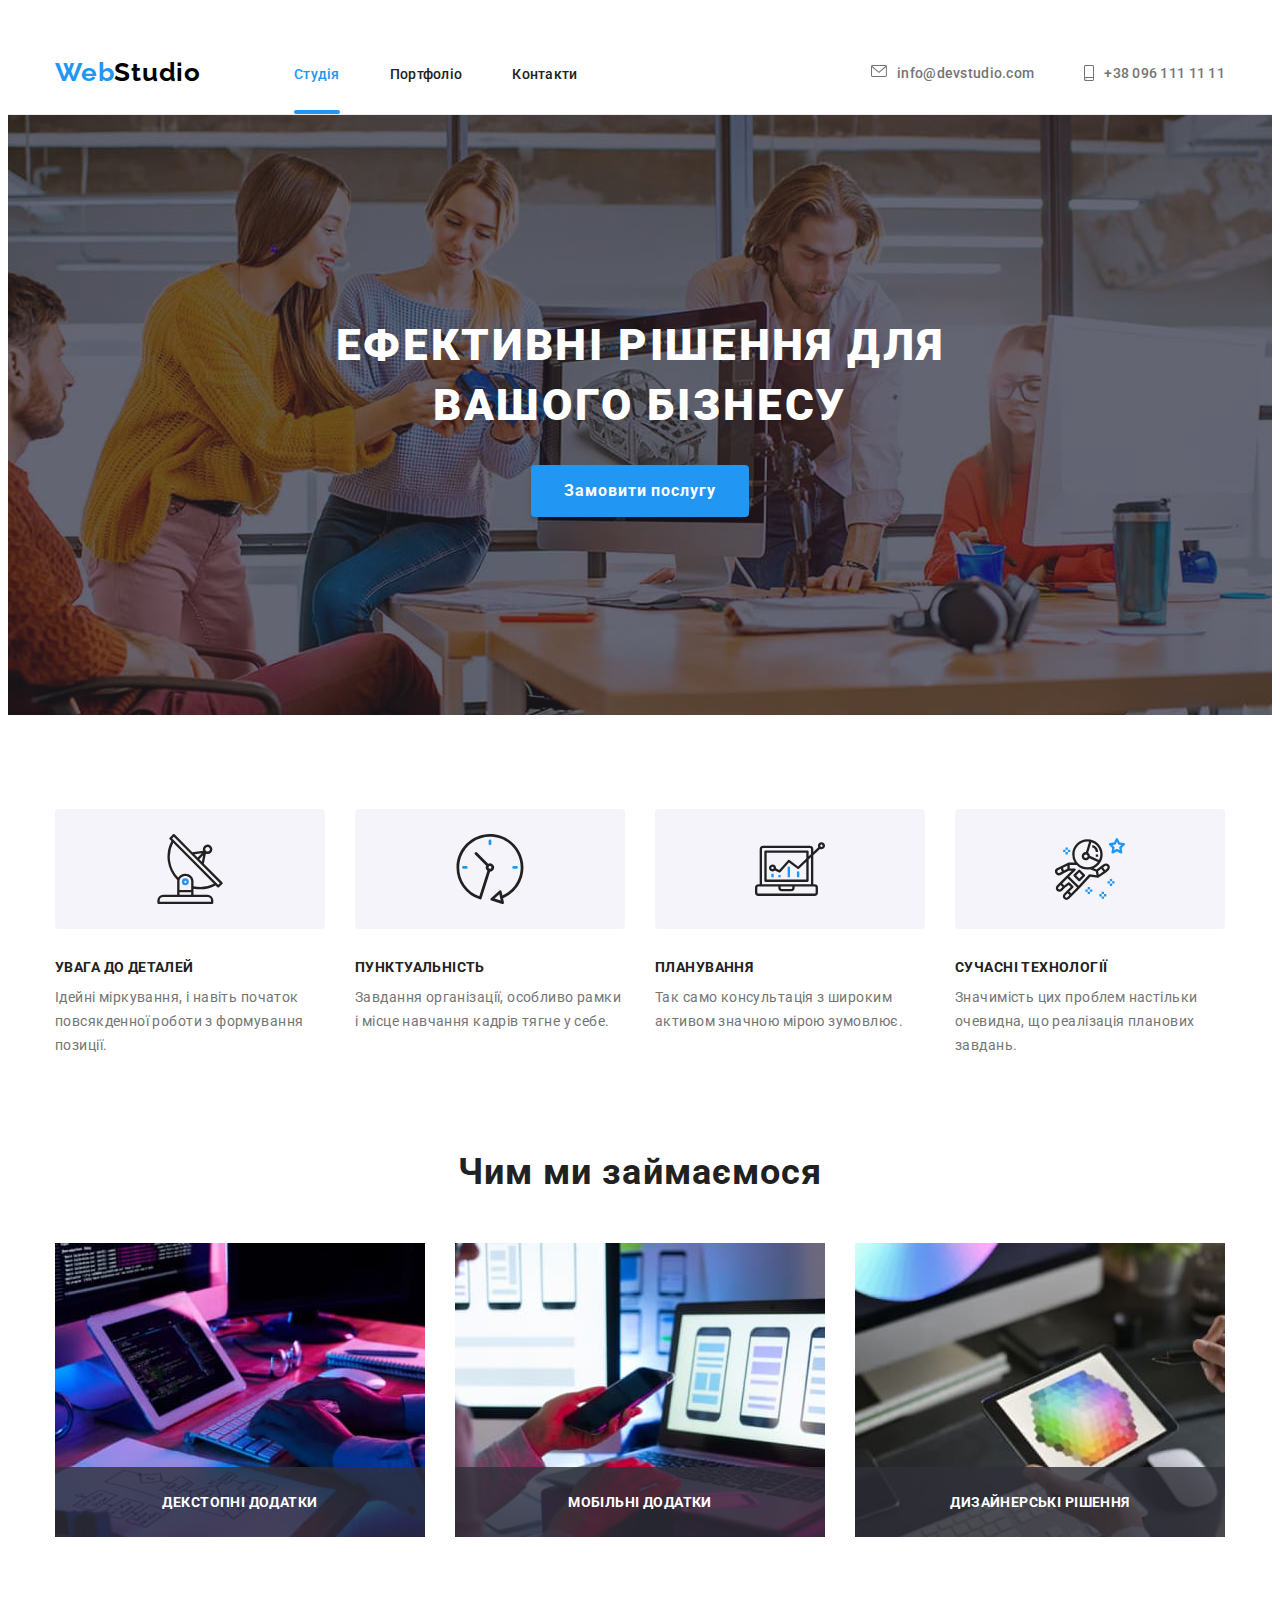
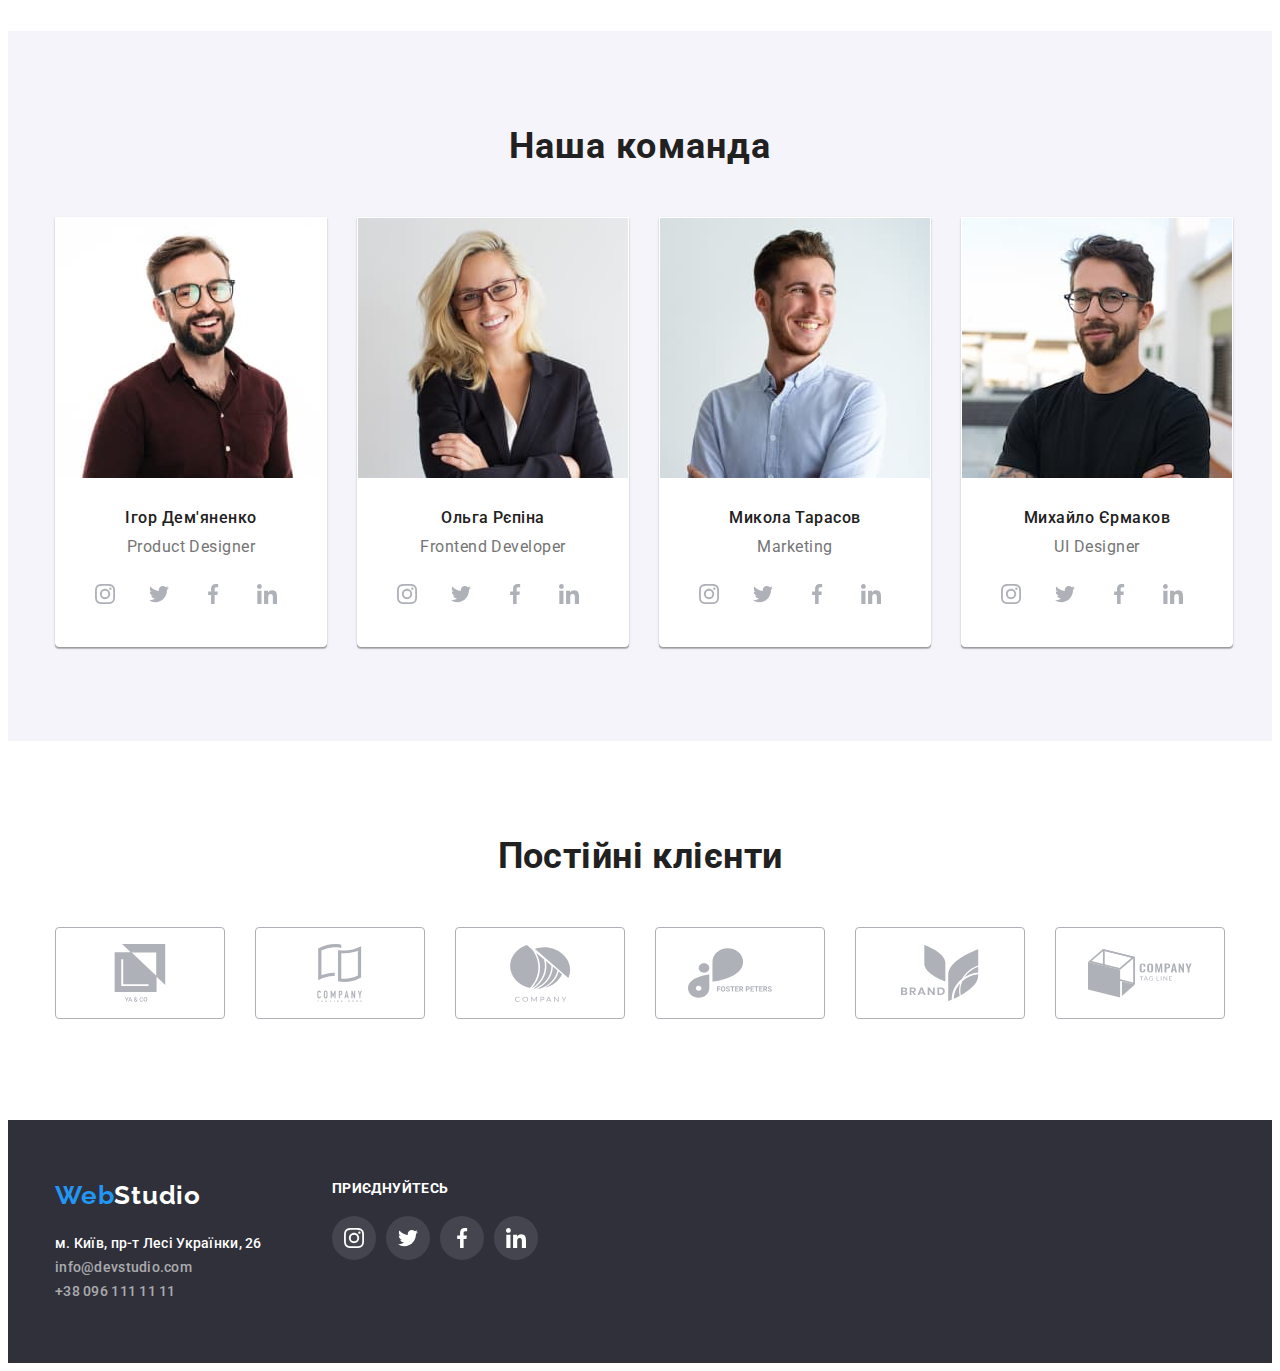
<file: index.html>
<!DOCTYPE html>
<html lang="uk">
   <head>
      <meta charset="UTF-8" />
      <meta http-equiv="X-UA-Compatible" content="IE=edge" />
      <meta name="viewport" content="width=device-width, initial-scale=1.0" />
      <title>Document</title>
      <link rel="preconnect" href="https://fonts.googleapis.com" />
      <link rel="preconnect" href="https://fonts.gstatic.com" crossorigin />
      <link
         href="https://fonts.googleapis.com/css2?family=Raleway:wght@700&family=Roboto:wght@400;500;700;900&display=swap"
         rel="stylesheet"
      />
      <link
         rel="stylesheet"
         href="https://cdnjs.cloudflare.com/ajax/libs/modern-normalize/1.1.0/modern-normalize.min.css"
         integrity="sha512-wpPYUAdjBVSE4KJnH1VR1HeZfpl1ub8YT/NKx4PuQ5NmX2tKuGu6U/JRp5y+Y8XG2tV+wKQpNHVUX03MfMFn9Q=="
         crossorigin="anonymous"
         referrerpolicy="no-referrer"
      />
      <link rel="stylesheet" href="./css/styles.css" />
   </head>

   <body class="body-page">
      <header class="header-style">
         <!-- Основна навігація -->
         <div class="conteiner main-nav">
            <nav class="main-nav">
               <a href="/" class="logo link"
                  >Web<span class="logo-end-header">Studio</span></a
               >

               <ul class="site-nav list">
                  <li class="item">
                     <a href="./index.html" class="link current">Студія</a>
                  </li>
                  <li class="item">
                     <a href="./portfolio.html" class="link">Портфоліо</a>
                  </li>
                  <li class="item">
                     <a href="#" class="link">Контакти</a>
                  </li>
               </ul>
            </nav>

            <ul class="contact-nav list">
               <li class="item">
                  <div>
                     <a
                        href="mailto:info@devstudio.com"
                        class="contact-info link"
                     >
                        <div class="contact-way">
                           <svg class="mail-icon">
                              <use
                                 href="./images/symbol-defs.svg#icon-envelope"
                              ></use>
                           </svg>
                        </div>
                        info@devstudio.com</a
                     >
                  </div>
               </li>

               <li class="item">
                  <div>
                     <a href="tel:+380961111111" class="contact-info link">
                        <div class="contact-way">
                           <svg class="phone-icon">
                              <use
                                 href="./images/symbol-defs.svg#icon-smartphone"
                              ></use>
                           </svg>
                        </div>
                        +38 096 111 11 11</a
                     >
                  </div>
               </li>
            </ul>
         </div>
      </header>

      <main>
         <!-- Hero -->
         <section class="hero overlay-hero">
            <div class="conteiner">
               <h1 class="hero-title">Ефективні рішення для вашого бізнесу</h1>
               <div class="button-position">
                  <button type="button" class="hero-button" data-modal-open>
                     Замовити послугу
                  </button>
               </div>
            </div>
         </section>
         <!-- Особливості -->
         <section class="feature">
            <div class="conteiner">
               <h2 class="visualy-hidden">Особливості</h2>
               <ul class="feature-list list link">
                  <li class="item">
                     <div class="feature-item">
                        <svg class="feature-icon">
                           <use
                              href="./images/symbol-defs.svg#icon-antenna"
                           ></use>
                        </svg>
                     </div>
                     <h3 class="feature-title">УВАГА ДО ДЕТАЛЕЙ</h3>
                     <p class="feature-text">
                        Ідейні міркування, і навіть початок повсякденної роботи
                        з формування позиції.
                     </p>
                  </li>
                  <li class="item">
                     <div class="feature-item">
                        <svg class="feature-icon">
                           <use
                              href="./images/symbol-defs.svg#icon-clock"
                           ></use>
                        </svg>
                     </div>
                     <h3 class="feature-title">ПУНКТУАЛЬНІСТЬ</h3>
                     <p class="feature-text">
                        Завдання організації, особливо рамки і місце навчання
                        кадрів тягне у себе.
                     </p>
                  </li>
                  <li class="item">
                     <div class="feature-item">
                        <svg class="feature-icon">
                           <use
                              href="./images/symbol-defs.svg#icon-diagram"
                           ></use>
                        </svg>
                     </div>
                     <h3 class="feature-title">ПЛАНУВАННЯ</h3>
                     <p class="feature-text">
                        Так само консультація з широким активом значною мірою
                        зумовлює.
                     </p>
                  </li>
                  <li class="item">
                     <div class="feature-item">
                        <svg class="feature-icon">
                           <use
                              href="./images/symbol-defs.svg#icon-astronaut"
                           ></use>
                        </svg>
                     </div>
                     <h3 class="feature-title">СУЧАСНІ ТЕХНОЛОГІЇ</h3>
                     <p class="feature-text">
                        Значимість цих проблем настільки очевидна, що реалізація
                        планових завдань.
                     </p>
                  </li>
               </ul>
            </div>
         </section>

         <!-- Чим ми займаємось -->
         <section class="cases">
            <div class="conteiner">
               <h2 class="cases-title">Чим ми займаємося</h2>
               <ul class="our-cases list">
   
                  <li class="item">
                     <div class="desktop-label">
                     <img
                        class="pic"
                        src="./images/box1.jpg"
                        alt="руки на клавіатурі"
                        width="370"
                     />
                        <p class="label-text">Декстопні додатки</p>
                  </div>
                  </li>

                  <li class="item">
                     <div class="smartphon-label">
                     <img
                        class="pic"
                        src="./images/box2.jpg"
                        alt="руки зі смартфоном"
                        width="370"
                     />
                      <p class="label-text">Мобільні додатки</p>
                     </div>
                  </li>

                  <li class="item">
                     <div class="design-label">
                     <img
                        class="pic"
                        src="./images/box3.jpg"
                        alt="руки з планшетом"
                        width="370"
                     />
                        <p class="label-text">Дизайнерські рішення</p>
                     </div>
                  </li>
               </ul>
            </div>
         </section>

         <!-- Наша команда -->
         <section class="team">
            <div class="conteiner">
               <h2 class="team-title">Наша команда</h2>
               <ul class="our-team list">
                  <li class="item">
                     <img
                        class="pic"
                        src="./images/img1.jpg"
                        alt="Ігор Дем'яненко"
                        width="270"
                     />
                     <h3 class="worker-name">Ігор Дем'яненко</h3>
                     <p class="worker-profession">Product Designer</p>
                     <ul class="team-social-list list">
                        <li>
                           <a href="#" class="team-social-item link">
                              <svg class="social-icon-style">
                                 <use
                                    href="./images/symbol-defs.svg#icon-instagram"
                                    width="20"
                                    height=" 20"
                                 ></use>
                              </svg>
                           </a>
                        </li>
                        <li>
                           <a href="#" class="team-social-item link">
                              <svg class="social-icon-style">
                                 <use
                                    href="./images/symbol-defs.svg#icon-twitter"
                                    width="20"
                                    height=" 20"
                                 ></use>
                              </svg>
                           </a>
                        </li>
                        <li>
                           <a href="#" class="team-social-item link">
                              <svg class="social-icon-style">
                                 <use
                                    href="./images/symbol-defs.svg#icon-facebook"
                                    width="20"
                                    height=" 20"
                                 ></use>
                              </svg>
                           </a>
                        </li>
                        <li>
                           <a href="#" class="team-social-item link">
                              <svg class="social-icon-style">
                                 <use
                                    href="./images/symbol-defs.svg#icon-linkedin"
                                    width="20"
                                    height=" 20"
                                 ></use>
                              </svg>
                           </a>
                        </li>
                     </ul>
                  </li>
                  <li class="item">
                     <img
                        class="pic"
                        src="./images/img2.jpg"
                        alt="Ольга Рєпіна"
                        width="270"
                     />
                     <h3 class="worker-name">Ольга Рєпіна</h3>
                     <p class="worker-profession">Frontend Developer</p>
                     <ul class="team-social-list list">
                        <li>
                           <a href="#" class="team-social-item link">
                              <svg class="social-icon-style">
                                 <use
                                    href="./images/symbol-defs.svg#icon-instagram"
                                    width="20"
                                    height=" 20"
                                 ></use>
                              </svg>
                           </a>
                        </li>
                        <li>
                           <a href="#" class="team-social-item link">
                              <svg class="social-icon-style">
                                 <use
                                    href="./images/symbol-defs.svg#icon-twitter"
                                    width="20"
                                    height=" 20"
                                 ></use>
                              </svg>
                           </a>
                        </li>
                        <li>
                           <a href="#" class="team-social-item link">
                              <svg class="social-icon-style">
                                 <use
                                    href="./images/symbol-defs.svg#icon-facebook"
                                    width="20"
                                    height=" 20"
                                 ></use>
                              </svg>
                           </a>
                        </li>
                        <li>
                           <a href="#" class="team-social-item link">
                              <svg class="social-icon-style">
                                 <use
                                    href="./images/symbol-defs.svg#icon-linkedin"
                                    width="20"
                                    height=" 20"
                                 ></use>
                              </svg>
                           </a>
                        </li>
                     </ul>
                  </li>
                  <li class="item">
                     <img
                        class="pic"
                        src="./images/img3.jpg"
                        alt="Микола Тарасов"
                        width="270"
                     />
                     <h3 class="worker-name">Микола Тарасов</h3>
                     <p class="worker-profession">Marketing</p>
                     <ul class="team-social-list list">
                        <li>
                           <a href="#" class="team-social-item link">
                              <svg class="social-icon-style">
                                 <use
                                    href="./images/symbol-defs.svg#icon-instagram"
                                    width="20"
                                    height=" 20"
                                 ></use>
                              </svg>
                           </a>
                        </li>
                        <li>
                           <a href="#" class="team-social-item link">
                              <svg class="social-icon-style">
                                 <use
                                    href="./images/symbol-defs.svg#icon-twitter"
                                    width="20"
                                    height=" 20"
                                 ></use>
                              </svg>
                           </a>
                        </li>
                        <li>
                           <a href="#" class="team-social-item link">
                              <svg class="social-icon-style">
                                 <use
                                    href="./images/symbol-defs.svg#icon-facebook"
                                    width="20"
                                    height=" 20"
                                 ></use>
                              </svg>
                           </a>
                        </li>
                        <li>
                           <a href="#" class="team-social-item link">
                              <svg class="social-icon-style">
                                 <use
                                    href="./images/symbol-defs.svg#icon-linkedin"
                                    width="20"
                                    height=" 20"
                                 ></use>
                              </svg>
                           </a>
                        </li>
                     </ul>
                  </li>
                  <li class="item">
                     <img
                        class="pic"
                        src="./images/img4.jpg"
                        alt="Михайло Єрмаков"
                        width="270"
                     />
                     <h3 class="worker-name">Михайло Єрмаков</h3>
                     <p class="worker-profession">UI Designer</p>
                     <ul class="team-social-list list">
                        <li>
                           <a href="#" class="team-social-item link">
                              <svg class="social-icon-style">
                                 <use
                                    href="./images/symbol-defs.svg#icon-instagram"
                                    width="20"
                                    height=" 20"
                                 ></use>
                              </svg>
                           </a>
                        </li>
                        <li>
                           <a href="#" class="team-social-item link">
                              <svg class="social-icon-style">
                                 <use
                                    href="./images/symbol-defs.svg#icon-twitter"
                                    width="20"
                                    height=" 20"
                                 ></use>
                              </svg>
                           </a>
                        </li>
                        <li>
                           <a href="#" class="team-social-item link">
                              <svg class="social-icon-style">
                                 <use
                                    href="./images/symbol-defs.svg#icon-facebook"
                                    width="20"
                                    height=" 20"
                                 ></use>
                              </svg>
                           </a>
                        </li>
                        <li>
                           <a href="#" class="team-social-item link">
                              <svg class="social-icon-style">
                                 <use
                                    href="./images/symbol-defs.svg#icon-linkedin"
                                    width="20"
                                    height=" 20"
                                 ></use>
                              </svg>
                           </a>
                        </li>
                     </ul>
                  </li>
               </ul>
            </div>
         </section>
         <!-- Постійні клієнти -->
         <section class="our-clients">
            <div class="conteiner">
               <h2 class="our-clients-title">Постійні клієнти</h2>
               <ul class="our-clients-list list">
                  <li class="our-client-items">
                     <a href="#">
                        <svg class="our-clients-logo">
                           <use
                              href="./images/symbol-defs.svg#icon-client1"
                           ></use>
                        </svg>
                     </a>
                  </li>
                  <li class="our-client-items">
                     <a href="#">
                        <svg class="our-clients-logo">
                           <use
                              href="./images/symbol-defs.svg#icon-client2"
                           ></use>
                        </svg>
                     </a>
                  </li>
                  <li class="our-client-items">
                     <a href="#">
                        <svg class="our-clients-logo">
                           <use
                              href="./images/symbol-defs.svg#icon-client3"
                           ></use>
                        </svg>
                     </a>
                  </li>
                  <li class="our-client-items">
                     <a href="#">
                        <svg class="our-clients-logo">
                           <use
                              href="./images/symbol-defs.svg#icon-client4"
                           ></use>
                        </svg>
                     </a>
                  </li>
                  <li class="our-client-items">
                     <a href="#">
                        <svg class="our-clients-logo">
                           <use
                              href="./images/symbol-defs.svg#icon-client5"
                           ></use>
                        </svg>
                     </a>
                  </li>
                  <li class="our-client-items">
                     <a href="#">
                        <svg class="our-clients-logo">
                           <use
                              href="./images/symbol-defs.svg#icon-client6"
                           ></use>
                        </svg>
                     </a>
                  </li>
               </ul>
            </div>
         </section>
      </main>

      <footer class="footer">
         <div class="conteiner">
            <div class="footer-content">
               <div>
                  <div class="logo-position">
                     <a href="/" class="logo link"
                        >Web<span class="logo-end-footer">Studio</span></a
                     >
                  </div>
                  <address class="contact-nav">
                     <ul class="list">
                        <li>
                           <a
                              href="https://goo.gl/maps/HGfggYdq6uxmMYeL7"
                              target="_blank"
                              rel="noreferrer noopener nofollow"
                              class="address link"
                              >м. Київ, пр-т Лесі Українки, 26</a
                           >
                        </li>
                        <li>
                           <a href="mailto:info@devstudio.com" class="mail link"
                              >info@devstudio.com</a
                           >
                        </li>
                        <li>
                           <a href="tel:+380961111111" class="tel link"
                              >+38 096 111 11 11</a
                           >
                        </li>
                     </ul>
                  </address>
               </div>

               <div class="join">
                  <div>
                     <h2 class="join-title">Приєднуйтесь</h2>
                     <ul class="team-social-list list">
                        <li>
                           <a href="#" class="team-social-item reverse link">
                              <svg class="social-icon-style">
                                 <use
                                    href="./images/symbol-defs.svg#icon-instagram"
                                    width="20"
                                    height=" 20"
                                 ></use>
                              </svg>
                           </a>
                        </li>
                        <li>
                           <a href="#" class="team-social-item reverse link">
                              <svg class="social-icon-style">
                                 <use
                                    href="./images/symbol-defs.svg#icon-twitter"
                                    width="20"
                                    height=" 20"
                                 ></use>
                              </svg>
                           </a>
                        </li>
                        <li>
                           <a href="#" class="team-social-item reverse link">
                              <svg class="social-icon-style">
                                 <use
                                    href="./images/symbol-defs.svg#icon-facebook"
                                    width="20"
                                    height=" 20"
                                 ></use>
                              </svg>
                           </a>
                        </li>
                        <li>
                           <a href="#" class="team-social-item reverse link">
                              <svg class="social-icon-style">
                                 <use
                                    href="./images/symbol-defs.svg#icon-linkedin"
                                    width="20"
                                    height=" 20"
                                 ></use>
                              </svg>
                           </a>
                        </li>
                     </ul>
                  </div>
               </div>
            </div>
         </div>
      </footer>
      <div class="modal-backdrop is-hidden" data-modal>
         <div class="modal">
         
               <svg class="close-sign" data-modal-close>
                  <use
                     href="./images/symbol-defs.svg#icon-close"
                     width="30"
                     height="30"
                  ></use>
               </svg>
            
         </div>
      </div>
      <script src="./js/modal.js"></script>
   </body>
</html>
</file>
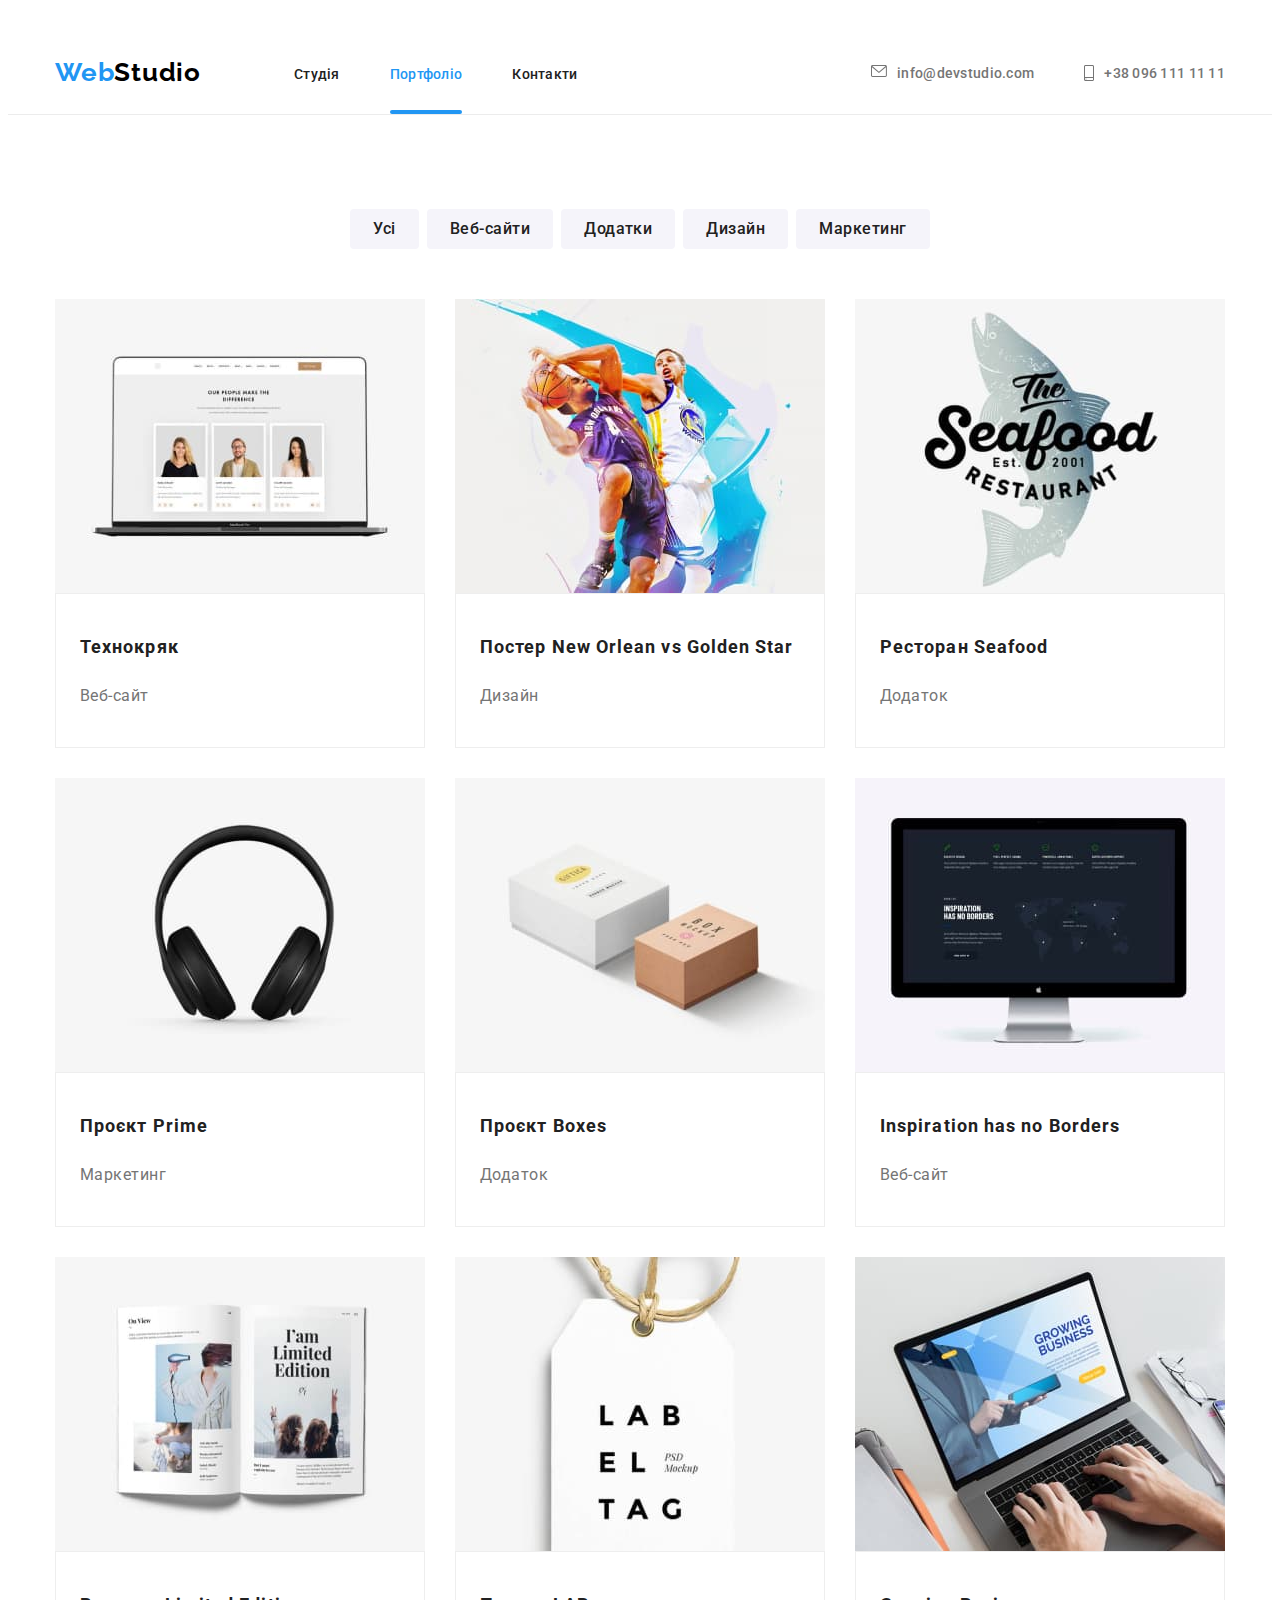
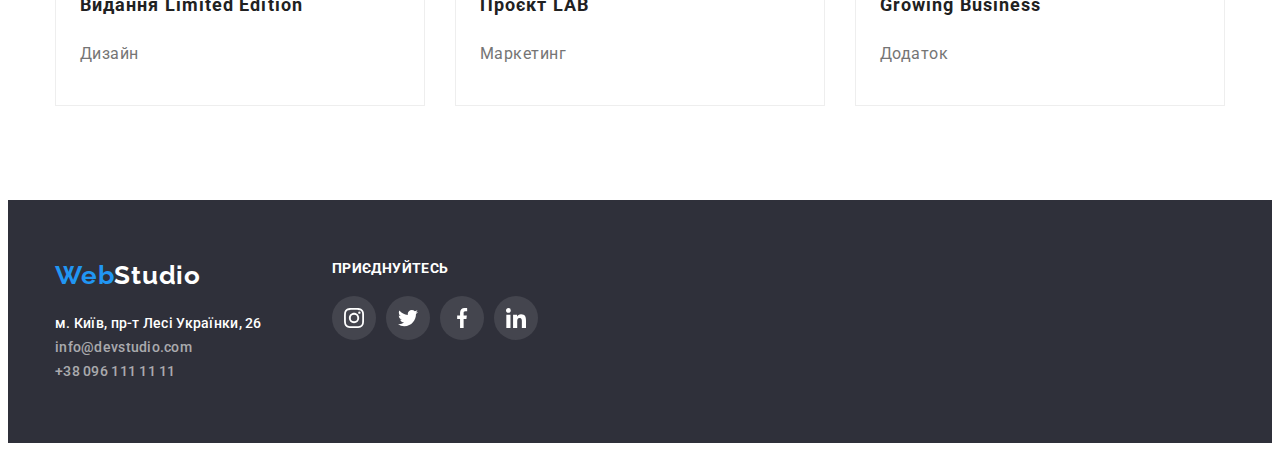
<file: portfolio.html>
<!DOCTYPE html>
<html lang="uk">
   <head>
      <meta charset="UTF-8" />
      <meta http-equiv="X-UA-Compatible" content="IE=edge" />
      <meta name="viewport" content="width=device-width, initial-scale=1.0" />
      <title>Document</title>
      <link rel="preconnect" href="https://fonts.googleapis.com" />
      <link rel="preconnect" href="https://fonts.gstatic.com" crossorigin />
      <link
         href="https://fonts.googleapis.com/css2?family=Raleway:wght@700&family=Roboto:wght@400;500;700;900&display=swap"
         rel="stylesheet"
      />
      <link
         rel="stylesheet"
         href="https://cdnjs.cloudflare.com/ajax/libs/modern-normalize/1.1.0/modern-normalize.min.css"
         integrity="sha512-wpPYUAdjBVSE4KJnH1VR1HeZfpl1ub8YT/NKx4PuQ5NmX2tKuGu6U/JRp5y+Y8XG2tV+wKQpNHVUX03MfMFn9Q=="
         crossorigin="anonymous"
         referrerpolicy="no-referrer"
      />
      <link rel="stylesheet" href="./css/styles.css" />
   </head>

   <body class="body-page">
      <header class="header-style">
         <!-- Основна навігація -->
         <div class="conteiner main-nav">
            <nav class="main-nav">
               <a href="/" class="logo link"
                  >Web<span class="logo-end-header">Studio</span></a
               >

               <ul class="site-nav list">
                  <li class="item">
                     <a href="./index.html" class="link">Студія</a>
                  </li>
                  <li class="item">
                     <a href="./portfolio.html" class="link current"
                        >Портфоліо</a
                     >
                  </li>
                  <li class="item">
                     <a href="#" class="link">Контакти</a>
                  </li>
               </ul>
            </nav>

            <ul class="contact-nav list">
               <li class="item">
                  <div>
                     <a
                        href="mailto:info@devstudio.com"
                        class="contact-info link"
                     >
                        <div class="contact-way">
                           <svg class="mail-icon">
                              <use
                                 href="./images/symbol-defs.svg#icon-envelope"
                              ></use>
                           </svg>
                        </div>
                        info@devstudio.com</a
                     >
                  </div>
               </li>

               <li class="item">
                  <div>
                     <a href="tel:+380961111111" class="contact-info link">
                        <div class="contact-way">
                           <svg class="phone-icon">
                              <use
                                 href="./images/symbol-defs.svg#icon-smartphone"
                              ></use>
                           </svg>
                        </div>
                        +38 096 111 11 11</a
                     >
                  </div>
               </li>
            </ul>
         </div>
      </header>

      <main>
         <!-- Портфоліо -->

         <section class="portfolio">
            <h1 class="visualy-hidden">Портфоліо</h1>

            <!-- Фільтр -->
            <ul class="filter-nav list">
               <li class="item">
                  <button type="button" class="filter-button">Усі</button>
               </li>
               <li class="item">
                  <button type="button" class="filter-button">Веб-сайти</button>
               </li>
               <li class="item">
                  <button type="button" class="filter-button">Додатки</button>
               </li>
               <li class="item">
                  <button type="button" class="filter-button">Дизайн</button>
               </li>
               <li class="item">
                  <button type="button" class="filter-button">Маркетинг</button>
               </li>
            </ul>

            <ul class="portfolio-container list link">
               <li class="item">
                  <div class="portfolio-item-wrapper">
                     <a href="#" class="link">
                        <img
                           class="pic"
                           src="./images/tehnokryak.jpg"
                           alt="Співробітники компанії"
                           width="370"
                        />
                        <p class="portfolio-overlay">
                           Lorem, ipsum dolor sit amet consectetur adipisicing elit. Officia magni sequi blanditiis dicta quibusdam aliquid est, repudiandae, veritatis officiis illum voluptatibus. 
                        </p>
</div>
                        <div class="item-content">
                           <h2 class="portfolio-title">Технокряк</h2>
                           <p class="portfolio-text">Веб-сайт</p>
                        </div>
                     </a>
                  
               </li>
               <li class="item">
                  <div class="portfolio-item-wrapper">
                  <a href="#" class="link">
                     <img
                        class="pic"
                        src="./images/poster.jpg"
                        alt="Два баскетболисти"
                        width="370"
                     />
                      <p class="portfolio-overlay">
                           Lorem, ipsum dolor sit amet consectetur adipisicing elit. Officia magni sequi blanditiis dicta quibusdam aliquid est, repudiandae, veritatis officiis illum voluptatibus. 
                        </p>
</div>
                     <div class="item-content">
                        <h2 class="portfolio-title">
                           Постер New Orlean vs Golden Star
                        </h2>
                        <p class="portfolio-text">Дизайн</p>
                     </div>
                  </a>
               </li>
               <li class="item">
                  <div class="portfolio-item-wrapper">
                  <a href="#" class="link">
                     <img
                        class="pic"
                        src="./images/restoran.jpg"
                        alt="Логотип ресторану"
                        width="370"
                     />
                      <p class="portfolio-overlay">
                           Lorem, ipsum dolor sit amet consectetur adipisicing elit. Officia magni sequi blanditiis dicta quibusdam aliquid est, repudiandae, veritatis officiis illum voluptatibus. 
                        </p>
</div>
                     <div class="item-content">
                        <h2 class="portfolio-title">Ресторан Seafood</h2>
                        <p class="portfolio-text">Додаток</p>
                     </div>
                  </a>
               </li>
               <li class="item">
                  <div class="portfolio-item-wrapper">
                  <a href="#" class="link">
                     <img
                        class="pic"
                        src="./images/project1.jpg"
                        alt="Навушники"
                        width="370"
                     />
                      <p class="portfolio-overlay">
                           Lorem, ipsum dolor sit amet consectetur adipisicing elit. Officia magni sequi blanditiis dicta quibusdam aliquid est, repudiandae, veritatis officiis illum voluptatibus. 
                        </p>
</div>
                     <div class="item-content">
                        <h2 class="portfolio-title">Проєкт Prime</h2>
                        <p class="portfolio-text">Маркетинг</p>
                     </div>
                  </a>
               </li>
               <li class="item">
                  <div class="portfolio-item-wrapper">
                  <a href="#" class="link">
                     <img
                        class="pic"
                        src="./images/project2.jpg"
                        alt="Дві коробки"
                        width="370"
                     />
                     <p class="portfolio-overlay">
                           Lorem, ipsum dolor sit amet consectetur adipisicing elit. Officia magni sequi blanditiis dicta quibusdam aliquid est, repudiandae, veritatis officiis illum voluptatibus. 
                        </p>
</div>
                     <div class="item-content">
                        <h2 class="portfolio-title">Проєкт Boxes</h2>
                        <p class="portfolio-text">Додаток</p>
                     </div>
                  </a>
               </li>
               <li class="item">
                  <div class="portfolio-item-wrapper">
                  <a href="#" class="link">
                     <img
                        class="pic"
                        src="./images/inspiration.jpg"
                        alt="Монітор компьютера"
                        width="370"
                     />
                     <p class="portfolio-overlay">
                           Lorem, ipsum dolor sit amet consectetur adipisicing elit. Officia magni sequi blanditiis dicta quibusdam aliquid est, repudiandae, veritatis officiis illum voluptatibus. 
                        </p>
</div>
                     <div class="item-content">
                        <h2 class="portfolio-title">
                           Inspiration has no Borders
                        </h2>
                        <p class="portfolio-text">Веб-сайт</p>
                     </div>
                  </a>
               </li>
               <li class="item">
                  <div class="portfolio-item-wrapper">
                  <a href="#" class="link">
                     <img
                        class="pic"
                        src="./images/edition.jpg"
                        alt="Розворот журналу"
                        width="370"
                     />
                     <p class="portfolio-overlay">
                           Lorem, ipsum dolor sit amet consectetur adipisicing elit. Officia magni sequi blanditiis dicta quibusdam aliquid est, repudiandae, veritatis officiis illum voluptatibus. 
                        </p>
</div>
                     <div class="item-content">
                        <h2 class="portfolio-title">Видання Limited Edition</h2>
                        <p class="portfolio-text">Дизайн</p>
                     </div>
                  </a>
               </li>
               <li class="item">
                  <div class="portfolio-item-wrapper">
                  <a href="#" class="link">
                     <img
                        class="pic"
                        src="./images/project3.jpg"
                        alt="Бірка від одягу"
                        width="370"
                     />
                     <p class="portfolio-overlay">
                           Lorem, ipsum dolor sit amet consectetur adipisicing elit. Officia magni sequi blanditiis dicta quibusdam aliquid est, repudiandae, veritatis officiis illum voluptatibus. 
                        </p>
</div>
                     <div class="item-content">
                        <h2 class="portfolio-title">Проєкт LAB</h2>
                        <p class="portfolio-text">Маркетинг</p>
                     </div>
                  </a>
               </li>
               <li class="item">
                  <div class="portfolio-item-wrapper">
                  <a href="#" class="link">
                     <img
                        class="pic"
                        src="./images/bussiness.jpg"
                        alt="Людина друкує на клавіатурі ноутбука"
                     />
                     <p class="portfolio-overlay">
                           Lorem, ipsum dolor sit amet consectetur adipisicing elit. Officia magni sequi blanditiis dicta quibusdam aliquid est, repudiandae, veritatis officiis illum voluptatibus. 
                        </p>
</div>
                     <div class="item-content">
                        <h2 class="portfolio-title">Growing Business</h2>
                        <p class="portfolio-text">Додаток</p>
                     </div>
                  </a>
               </li>
            </ul>
         </section>
      </main>

      <footer class="footer">
         <div class="conteiner">
            <div class="footer-content">
               <div>
                  <div class="logo-position">
                     <a href="/" class="logo link"
                        >Web<span class="logo-end-footer">Studio</span></a
                     >
                  </div>
                  <address class="contact-nav">
                     <ul class="list">
                        <li>
                           <a
                              href="https://goo.gl/maps/HGfggYdq6uxmMYeL7"
                              target="_blank"
                              rel="noreferrer noopener nofollow"
                              class="address link"
                              >м. Київ, пр-т Лесі Українки, 26</a
                           >
                        </li>
                        <li>
                           <a href="mailto:info@devstudio.com" class="mail link"
                              >info@devstudio.com</a
                           >
                        </li>
                        <li>
                           <a href="tel:+380961111111" class="tel link"
                              >+38 096 111 11 11</a
                           >
                        </li>
                     </ul>
                  </address>
               </div>

               <div class="join">
                  <div>
                     <h2 class="join-title">Приєднуйтесь</h2>
                     <ul class="team-social-list list">
                        <li>
                           <a href="#" class="team-social-item reverse link">
                              <svg class="social-icon-style">
                                 <use
                                    href="./images/symbol-defs.svg#icon-instagram"
                                    width="20"
                                    height=" 20"
                                 ></use>
                              </svg>
                           </a>
                        </li>
                        <li>
                           <a href="#" class="team-social-item reverse link">
                              <svg class="social-icon-style">
                                 <use
                                    href="./images/symbol-defs.svg#icon-twitter"
                                    width="20"
                                    height=" 20"
                                 ></use>
                              </svg>
                           </a>
                        </li>
                        <li>
                           <a href="#" class="team-social-item reverse link">
                              <svg class="social-icon-style">
                                 <use
                                    href="./images/symbol-defs.svg#icon-facebook"
                                    width="20"
                                    height=" 20"
                                 ></use>
                              </svg>
                           </a>
                        </li>
                        <li>
                           <a href="#" class="team-social-item reverse link">
                              <svg class="social-icon-style">
                                 <use
                                    href="./images/symbol-defs.svg#icon-linkedin"
                                    width="20"
                                    height=" 20"
                                 ></use>
                              </svg>
                           </a>
                        </li>
                     </ul>
                  </div>
               </div>
            </div>
         </div>
      </footer>
   </body>
</html>
</file>
<file: css/styles.css>
html {
   box-sizing: border-box;
}
*,
*::before,
*::after {
   box-sizing: inherit;
}

/* Змінні */
:root {
   --primary-white-color: #ffffff;
   --primary-text-color: #757575;
   --title-text-color: #212121;
   --accent-color: #2196f3;
}
/* Body стилі */
.body-page {
   background-color: var(--primary-white-color);
   color: var(--primary-text-color);
   font-family: "Roboto", sans-serif;
   font-style: normal;
   font-weight: 400;
   font-size: 14px;
   line-height: calc(24 / 14);
   letter-spacing: 0.03em;
}

/* загальні стилі */
.link {
   text-decoration: none;
}
.list {
   list-style: none;
   padding: 0;
   margin: 0;
}
.visualy-hidden {
   visibility: hidden;
   margin: 0;
   font-size: 0;
}

/* Основна навігація */
.header-style {
   border-bottom: 1px solid #ececec;
}
.site-nav {
   display: flex;
   margin-left: 93px;
}
.site-nav .item {
   margin-right: 50px;
}
.site-nav .item:last-child {
   margin-right: 0;
}
.site-nav .link {
   display: block;
   padding-top: 10px;
   padding-bottom: 0;
   /* padding-bottom: 10px; */
   color: var(--title-text-color);
   font-family: "Roboto", sans-serif;
   font-style: normal;
   font-weight: 500;
   font-size: 14px;
   line-height: calc(16 / 14);
   letter-spacing: 0.02em;
   transition: color 250ms cubic-bezier(0.4, 0, 0.2, 1);
}
.site-nav .link:hover,
.site-nav .link:focus {
   color: var(--accent-color);
}
.site-nav .link.current {
   color: var(--accent-color);
}
.site-nav .link.current::after {
   display: block;
   content: "";
   margin-top: 28px;
   padding-bottom: 0;
   width: 100%;
   height: 4px;
   border-radius: 2px;
   background-color: var(--accent-color);
}
.contact-nav {
   display: flex;
   margin-left: auto;
}
.contact-nav .item + .item {
   margin-left: 50px;
}
.main-nav {
   display: flex;
   align-items: center;
   padding-top: 24px;
   padding-bottom: 0;
   /* padding-bottom: 25px;  */
}
.logo {
   color: var(--accent-color);
   font-family: "Raleway", sans-serif;
   font-style: normal;
   font-weight: 700;
   font-size: 26px;
   line-height: calc(31 / 26);
   letter-spacing: 0.03em;
   padding-bottom: 25px;
}
.logo-end-header {
   color: #000000;
}

.contact-nav .link {
   color: var(--primary-text-color);
   font-family: "Roboto", sans-serif;
   font-style: normal;
   font-weight: 500;
   font-size: 14px;
   line-height: calc(16 / 14);
   letter-spacing: 0.02em;
   transition: color 250ms cubic-bezier(0.4, 0, 0.2, 1);
}
.contact-nav .link:hover,
.contact-nav .link:focus {
   color: var(--accent-color);
}
.contact-nav .item {
   display: flex;
}
.contact-way {
   display: flex;
}
.contact-info {
   display: flex;
}

.mail-icon {
   width: 16px;
   height: 12px;
   align-items: center;
   margin-right: 10px;
   fill: currentColor;
}

.phone-icon {
   width: 10px;
   height: 16px;
   align-items: center;
   margin-right: 10px;
   fill: currentColor;
}

/* conteiner */
.conteiner {
   width: 1200px;
   padding-left: 15px;
   padding-right: 15px;
   margin-left: auto;
   margin-right: auto;
   padding-bottom: 0;
}

/* hero */
.hero {
   background-color: #c4c4c4;
   text-align: center;
}
.overlay-hero {
   height: 600px;
   max-width: 1600px;
   margin-left: auto;
   margin-right: auto;

   background-image: linear-gradient(
         to right,
         rgba(47, 48, 58, 0.4),
         rgba(47, 48, 58, 0.4)
      ),
      url(../images/hero.jpg);
   background-position: center;
}
.hero-title {
   margin-left: auto;
   margin-right: auto;
   margin-top: 0;
   margin-bottom: 30px;
   padding-top: 200px;
   width: 696px;
   color: var(--primary-white-color);
   font-family: "Roboto", sans-serif;
   font-style: normal;
   font-weight: 900;
   font-size: 44px;
   line-height: calc(60 / 44);
   letter-spacing: 0.06em;
   text-transform: uppercase;
}
.hero-button {
   background-color: var(--accent-color);
   color: var(--primary-white-color);
   min-width: 216px;
   border-radius: 4px;
   padding: 10px 32px;
   border: 1px solid transparent;
   box-shadow: 0px 4px 4px rgba(0, 0, 0, 0.15);
   cursor: pointer;
   font-family: "Roboto", sans-serif;
   font-style: normal;
   font-weight: 700;
   font-size: 16px;
   line-height: calc(30 / 16);
   display: inline-block;
   align-items: center;
   text-align: center;
   letter-spacing: 0.06em;
}
.button-position {
   padding-bottom: 200px;
}
.modal-backdrop {
   position: fixed;
   top: 0;
   left: 0;
   width: 100%;
   height: 100%;
   background-color: rgba(0, 0, 0, 0.2);
   opacity: 1;
   visibility: visible;
   transition: opacity 250ms ease-in-out, visibility 250ms ease-in-out;
}
.modal-backdrop.is-hidden .modal {
   transform: scale(3.5);
}
.is-hidden {
   opacity: 0;
   visibility: hidden;
   pointer-events: none;
}
.modal {
   position: absolute;
   top: 50%;
   left: 50%;
   transform: translate(-50%, -50%);
   transition: transform 500ms ease-in-out;
   width: 528px;
   height: 581px;
   background-color: var(--primary-white-color);
   box-shadow: 0px 1px 3px rgba(0, 0, 0, 0.12), 0px 1px 1px rgba(0, 0, 0, 0.14),
      0px 2px 1px rgba(0, 0, 0, 0.2);
   border-radius: 4px;
   border-color: rgba(0, 0, 0, 0.1);
}

.modal .close-sign {
   position: absolute;
   display: flex;
   justify-content: center;
   align-items: center;
   cursor: pointer;
   width: 30px;
   height: 30px;
   top: 8px;
   right: 8px;
}

/* section index*/
/* features */

.feature-list {
   display: flex;
}
.feature-item {
   width: 270px;
   height: 120px;
   margin-bottom: 30px;
   text-align: center;
   background-color: #f5f4fa;
   border-radius: 4px;
}
.feature-icon {
   width: 70px;
   height: 70px;
   margin-top: 25px;
}
.feature-list .item {
   width: 370px;
   margin-right: 30px;
   margin-bottom: 0;
}
.feature-list .item:nth-child(4n) {
   margin-right: 0;
}
.feature {
   padding-top: 94px;
}
.cases,
.team {
   padding-top: 94px;
   padding-bottom: 94px;
}
.feature-title {
   margin-top: 0;
   margin-bottom: 10px;
   color: var(--title-text-color);
   font-family: "Roboto", sans-serif;
   font-style: normal;
   font-weight: 700;
   font-size: 14px;
   line-height: calc(16 / 14);
   letter-spacing: 0.03em;
   text-transform: uppercase;
}
.feature-text {
   margin-top: 0;
   margin-bottom: 0;
   color: var(--primary-text-color);
   font-family: "Roboto", sans-serif;
   font-style: normal;
   font-weight: 400;
   font-size: 14px;
   line-height: calc(24 / 14);
   letter-spacing: 0.03em;
}

/* our cases */
.our-cases {
   display: flex;
}
.pic {
   display: block;
}

.desktop-label {
   display: block;
   position: relative;
}
.smartphon-label {
   display: block;
   position: relative;
}
.design-label {
   display: block;
   position: relative;
}
.label-text {
   color: var(--primary-white-color);
   font-family: "Roboto", sans-serif;
   font-style: normal;
   font-weight: 700;
   font-size: 14px;
   line-height: calc(16 / 14);
   text-align: center;
   padding-top: 27px;
   letter-spacing: 0.03em;
   text-transform: uppercase;
   margin: 0;
   position: absolute;
   width: 370px;
   height: 70px;
   background-color: rgba(47, 48, 58, 0.8);
   bottom: 0;
   right: 0;
}
.our-cases .item {
   display: block;
   width: 370px;
   margin-right: 30px;
   margin-bottom: 0;
}
.our-cases .item:nth-child(3n) {
   margin-right: 0;
}
.cases-title,
.team-title {
   margin-top: 0;
   margin-bottom: 50px;
   color: var(--title-text-color);
   font-family: "Roboto", sans-serif;
   font-style: normal;
   font-weight: 700;
   font-size: 36px;
   line-height: calc(42 / 36);
   text-align: center;
   letter-spacing: 0.03em;
}

/* our team */
.team {
   background-color: #f5f4fa;
}
.our-team {
   display: flex;
}
.our-team .item {
   width: 370px;
   margin-right: 30px;
   margin-bottom: 0;
   border: 1px solid var(--primary-white-color);
   box-shadow: 0px 1px 3px rgba(0, 0, 0, 0.12), 0px 1px 1px rgba(0, 0, 0, 0.14),
      0px 2px 1px rgba(0, 0, 0, 0.2);
   border-radius: 0px 0px 4px 4px;
   background-color: var(--primary-white-color);
}
.our-team .item:nth-child(4n) {
   margin-right: 0;
}
.worker-name {
   margin-top: 30px;
   margin-bottom: 10px;
   color: var(--title-text-color);
   font-family: "Roboto", sans-serif;
   font-style: normal;
   font-weight: 500;
   font-size: 16px;
   line-height: calc(19 / 16);
   letter-spacing: 0.03em;
   text-align: center;
}
.worker-profession {
   margin-top: 0;
   margin-bottom: 16px;
   color: var(--primary-text-color);
   font-family: "Roboto", sans-serif;
   font-style: normal;
   font-weight: 400;
   font-size: 16px;
   line-height: calc(19 / 16);
   letter-spacing: 0.03em;
   text-align: center;
}
.team-social-list {
   display: flex;
   justify-content: center;
   align-items: center;
   height: 44px;
   margin-bottom: 30px;
}

.team-social-item {
   display: flex;
   align-items: center;
   padding: 12px 12px;
   width: 44px;
   height: 44px;
   border-radius: 50%;
   margin-right: 10px;
   color: #afb1b8;
   transition: color 250ms cubic-bezier(0.4, 0, 0.2, 1),
      background-color 250ms cubic-bezier(0.4, 0, 0.2, 1);
}
.team-social-item:nth-child(4n) {
   margin-right: 0px;
}

.team-social-item:hover,
.team-social-item:focus {
   background-color: var(--accent-color);
   color: var(--primary-white-color);
}

.social-icon-style {
   fill: currentColor;
   width: 20px;
   height: 20px;
}

/* our clents */
.our-clients-title {
   text-align: center;
   margin-top: 94px;
   margin-bottom: 50px;
   color: var(--title-text-color);
   font-weight: 700;
   font-size: 36px;
   line-height: calc(42 / 36);
}
.our-clients-list {
   display: flex;
}

.our-client-items {
   margin-bottom: 94px;
}
.our-client-items:not(:last-child) {
   margin-right: 30px;
}

.our-clients-logo {
   width: 170px;
   height: 92px;
   padding: 16px 32px;
   fill: #afb1b8;
   border: 1px solid #afb1b8;
   border-radius: 4px;
   transition: fill 250ms cubic-bezier(0.4, 0, 0.2, 1),
      border-color 250ms cubic-bezier(0.4, 0, 0.2, 1);
}

.our-clients-logo:hover,
.our-clients-logo:focus {
   fill: var(--accent-color);
   border-color: var(--accent-color);
}

/* footer */
.footer {
   background-color: #2f303a;
   padding-top: 60px;
   padding-bottom: 60px;
}
.footer-content {
   display: flex;
}
.logo-position {
   margin-bottom: 20px;
}
.logo-end-footer {
   color: var(--primary-white-color);
}
.contact-nav {
   text-decoration: none;
   font-style: normal;
}
.contact-nav .address.link {
   color: var(--primary-white-color);
}
.address.link,
.mail.link {
   margin-bottom: 9px;
}
.contact-nav .tel.link,
.contact-nav .mail.link {
   color: rgba(255, 255, 255, 0.6);
}
.contact-nav .link:hover,
.contact-nav .link:focus {
   color: var(--accent-color);
}
.join {
   display: flex;
   width: 206px;
   height: 80px;
   margin-left: 70px;
}

.join-title {
   margin-top: 0;
   margin-bottom: 20px;
   color: var(--primary-white-color);
   font-weight: 700;
   font-size: 14px;
   line-height: calc(16 / 14);
   text-transform: uppercase;
}
.team-social-item.reverse {
   color: var(--primary-white-color);
   background-color: rgba(255, 255, 255, 0.1);
   transition: background-color 250ms cubic-bezier(0.4, 0, 0.2, 1);
}
.team-social-item.reverse:hover,
.team-social-item.reverse:focus {
   background-color: var(--accent-color);
}

/* portfolio */
/* filter */
.filter-nav {
   display: flex;
   justify-content: center;
   margin-bottom: 50px;
}
.filter-button {
   display: inline-block;
   background-color: #f5f4fa;
   color: var(--title-text-color);
   border-radius: 4px;
   padding: 6px 22px;
   border: 1px solid transparent;
   cursor: pointer;
   font-family: "Roboto", sans-serif;
   font-style: normal;
   font-weight: 500;
   font-size: 16px;
   line-height: calc(26 / 16);
   text-align: center;
   letter-spacing: 0.03em;
   transition: background-color 250ms cubic-bezier(0.4, 0, 0.2, 1),
      color 250ms cubic-bezier(0.4, 0, 0.2, 1),
      box-shadow 250ms cubic-bezier(0.4, 0, 0.2, 1);
}
.filter-nav .item {
   margin-right: 8px;
}
.filter-nav .item:last-child {
   margin-right: 0;
}

.filter-button:hover,
.filter-button:focus {
   background-color: var(--accent-color);
   color: var(--primary-white-color);
   box-shadow: 0px 3px 1px rgba(0, 0, 0, 0.1), 0px 1px 2px rgba(0, 0, 0, 0.08),
      0px 2px 2px rgba(0, 0, 0, 0.12);
}

/* section portfolio*/
.portfolio {
   width: 1200px;
   padding-top: 94px;
   padding-bottom: 94px;
   padding-left: 15px;
   padding-right: 15px;
   margin-left: auto;
   margin-right: auto;
}
.portfolio-container {
   display: flex;
   flex-wrap: wrap;
}
.portfolio-container .item {
   width: 370px;
   margin-right: 30px;
   margin-bottom: 30px;
   transition: box-shadow 250ms cubic-bezier(0.4, 0, 0.2, 1);
}
.portfolio-container .item:nth-child(3n) {
   margin-right: 0;
}
.portfolio-container .item:nth-last-child(-n + 3) {
   margin-bottom: 0;
}
.portfolio-container .item:hover,
.portfolio-container .item:focus {
   box-shadow: 0px 1px 1px rgba(0, 0, 0, 0.12), 0px 4px 4px rgba(0, 0, 0, 0.06),
      1px 4px 6px rgba(0, 0, 0, 0.16);
}
.item-content {
   border: 1px solid rgba(238, 238, 238, 1);
   padding: 20px 24px;
}
.portfolio-title {
   color: var(--title-text-color);
   font-family: "Roboto", sans-serif;
   font-style: normal;
   font-weight: 700;
   font-size: 18px;
   line-height: calc(36 / 18);
   letter-spacing: 0.06em;
}
.portfolio-text {
   color: var(--primary-text-color);
   font-family: "Roboto", sans-serif;
   font-style: normal;
   font-weight: 400;
   font-size: 16px;
   line-height: calc(30 / 16);
   letter-spacing: 0.03em;
}
.portfolio-item-wrapper {
   display: block;
   position: relative;
   overflow: hidden;
}
.portfolio-overlay {
   color: var(--primary-white-color);
   font-family: "Roboto", sans-serif;
   font-style: normal;
   font-weight: 400;
   font-size: 18px;
   line-height: calc(28 / 18);
   text-align: left;
   padding-top: 27px;
   letter-spacing: 0.03em;
   padding: 63px 24px;

   margin: 0;
   position: absolute;
   width: 370px;
   height: 294px;
   background-color: rgba(33, 150, 243, 0.9);
   bottom: 0;
   right: 0;
   transform: translateY(100%);
   transition: transform 250ms ease;
}
.portfolio-container .item:hover .portfolio-overlay,
.portfolio-container .item:focus .portfolio-overlay {
   transform: translateY(0);
}
</file>
